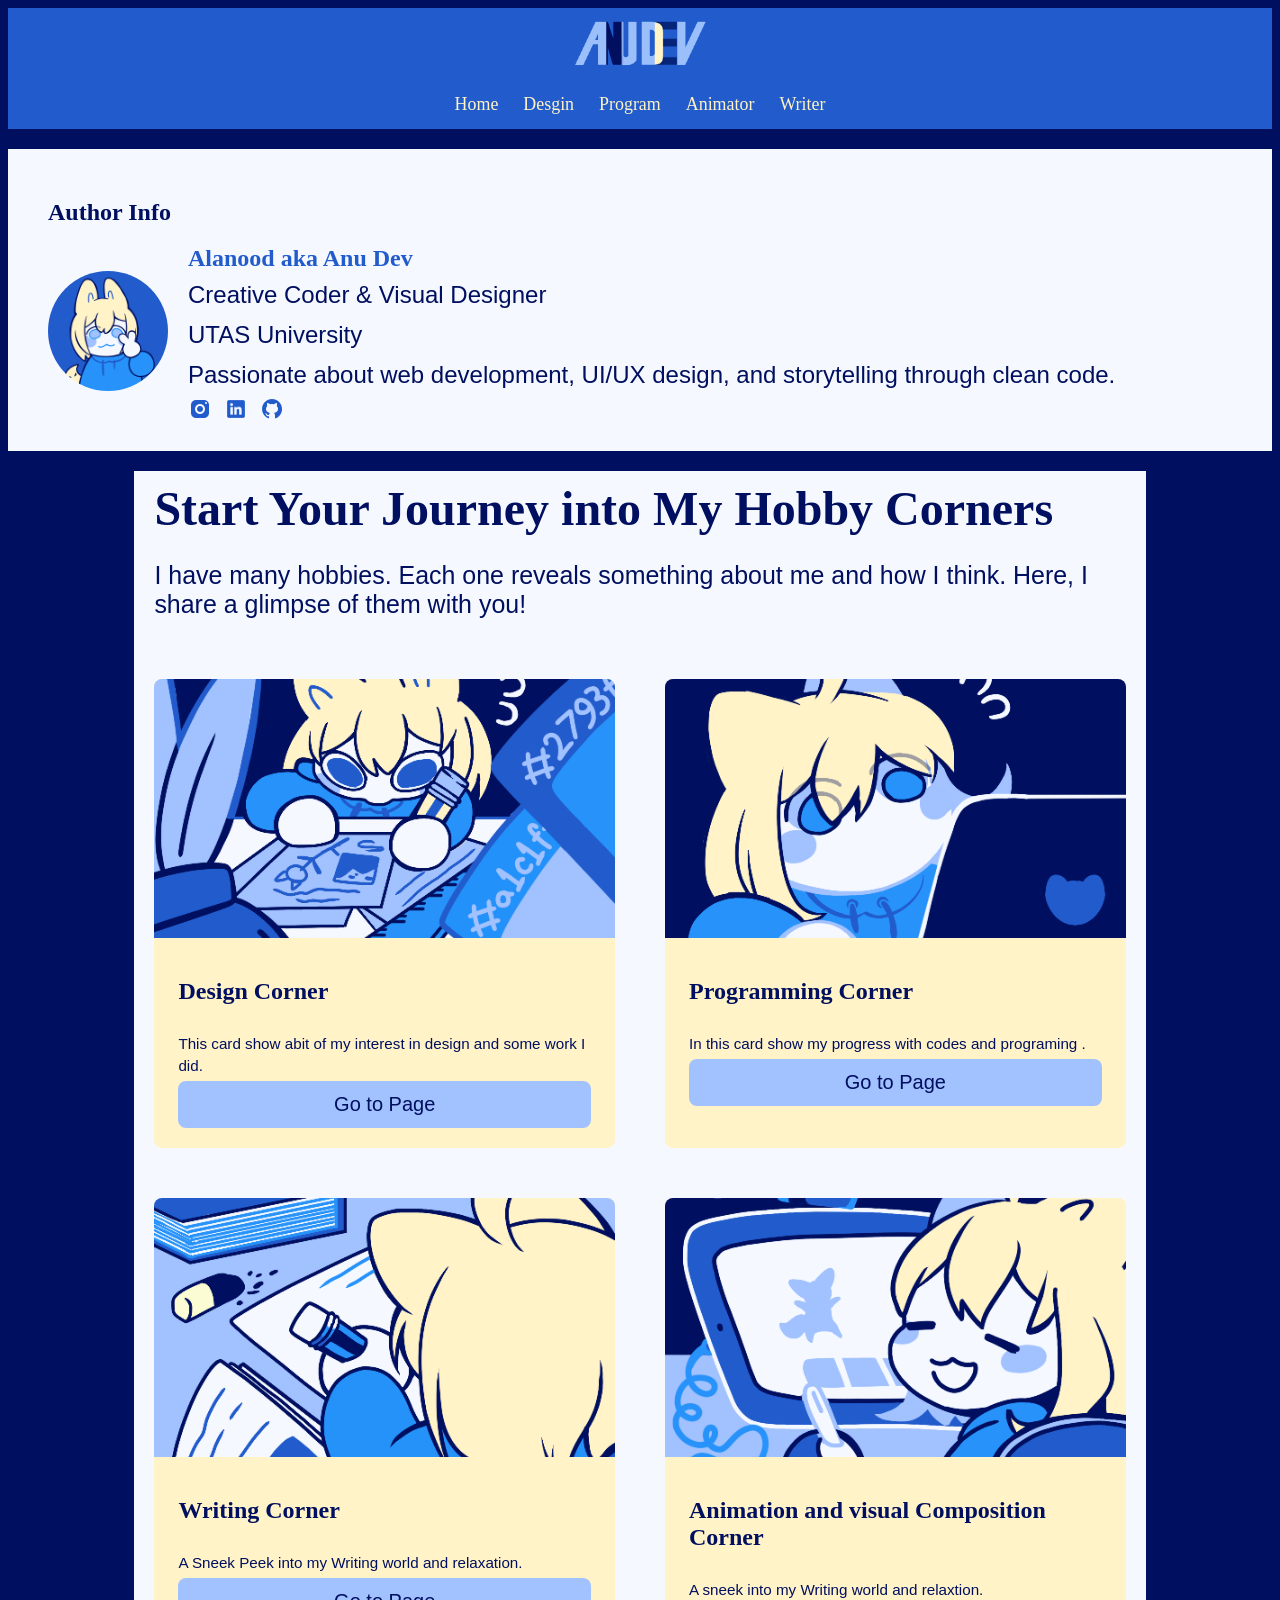
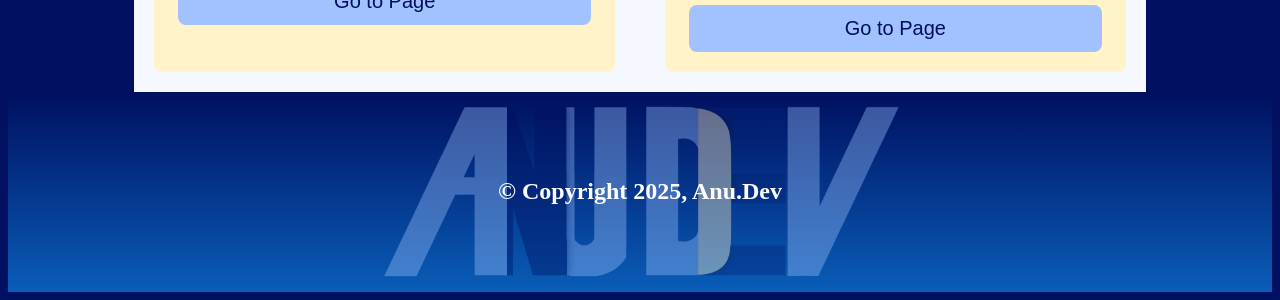
<file: index.html>
<!DOCTYPE html>
<html>
<head>
    <meta name="viewport" content="width=device-width, initial-scale=1.0">
    <title>Home </title>
    <link rel="stylesheet" href="style/HomeLayout.css">
    
</head>
<body>
    <!-- Menu -->
      <header class="headerBox navbar">
        <img src="image/Logo.png" alt="Site logo" class="logo"/>
    </header>
    <div class="menu navbar" > 
        <ul class="nav-links">
            <li><a href="index.html">Home</a></li>
            <li><a href="DeginCrdee.html">Desgin </a></li>
            <li><a href="programming card.html">Program </a></li>
            <li><a href="Animator card.html">Animator </a></li>
            <li><a href="Writer card.html">Writer </a></li>
        </ul>
    </div>

    <!-- personal section -->
<section class="author-section">
  <h2 class="section-heading">Author Info</h2>

  <div class="author-grid">
    <div class="author-avatar">
      <img src="image/Personal_Photo.png" alt="Author Avatar">
    </div>

    <div class="author-info">
      <h3 class="author-name">Alanood aka Anu Dev</h3>
      <p class="author-title">Creative Coder & Visual Designer</p> 
      <p class="author-company"> UTAS University</p>
      <p class="author-bio">
        Passionate about web development, UI/UX design, and storytelling through clean code.
      </p>
    <div class="social-sharing">
        <a href="https://www.instagram.com/i.blueanu.i"><img src="image/inst.png" alt="instagram" class="social-icon"></a>
        <a href="#"><img src="image/linkedin.png" alt="linkedin" class="social-icon"></a>
        <a href="https://github.com/Alnood-QG"><img src="image/github.png" alt="github" class="social-icon"></a>
      </div>
    </div>
  </div>
</section>

    <!-- content -->
    <div class="container">
        <div class="header  box">
            <h1>Start Your Journey into My Hobby Corners</h1>
            <p>I have many hobbies. Each one reveals something about me
              and how I think. Here, I share a glimpse of them with you!
            </p>
        </div> 

        
      
        <!-- content -->
        <div class="content box" >
            <div class="cardS">

            <!-- Design Card -->
            <article class="card">
              <img src="image/Designer.png" alt="draw Symbly Designer" class="card-img">
                <div class="card-body">
                    <h2>Design Corner</h2>
                    <p>This card show abit of my interest in design and some work I did.</p>
                  <button class="center-button" onclick="location.href='DeginCrdee.html'">
                      Go to Page
                    </button>
                </div>
            </article>

            <!-- Programming Card -->
            <article class="card">
              <img src="image/Dev.png" alt="Draw Symbly Developer" class="card-img">
                <div class="card-body">
                    <h2>Programming Corner</h2>
                    <p>In this card show my progress with codes and programing .</p>
                  <button class="center-button" onclick="location.href='programming card.html'">
                      Go to Page
                    </button>
                </div>
            </article>

            <!-- Writer Card -->
            <article class="card">
              <img src="image/Writing_.png" alt="Draw Symbly Writer" class="card-img">
                <div class="card-body">
                    <h2>Writing Corner</h2>
                    <p>A Sneek Peek into my Writing world and relaxation.</p>
                  <button class="center-button" onclick="location.href='Writer card.html'">
                      Go to Page
                    </button>
                </div>
            </article>

            <!-- Writer Card -->
            <article class="card">
              <img src="image/Animator_.png" alt="Draw Symbly Animator" class="card-img">
                <div class="card-body">
                    <h2>Animation and visual Composition Corner</h2>
                    <p>A sneek into my Writing world and relaxtion.</p>
                    <button class="center-button" onclick="location.href='Animator card.html'">
                      Go to Page
                    </button>
                </div>   
            </article>

          </div>   
        </div>
    </div>
    <!--Footer -->
    <div class="footer " > 
         <img class="imgFo" src="image/Logo.png" alt="logo" />
         <div class="footer-text">© Copyright 2025,  Anu.Dev</div>   
    </div>
    
</body>
</html>
</file>
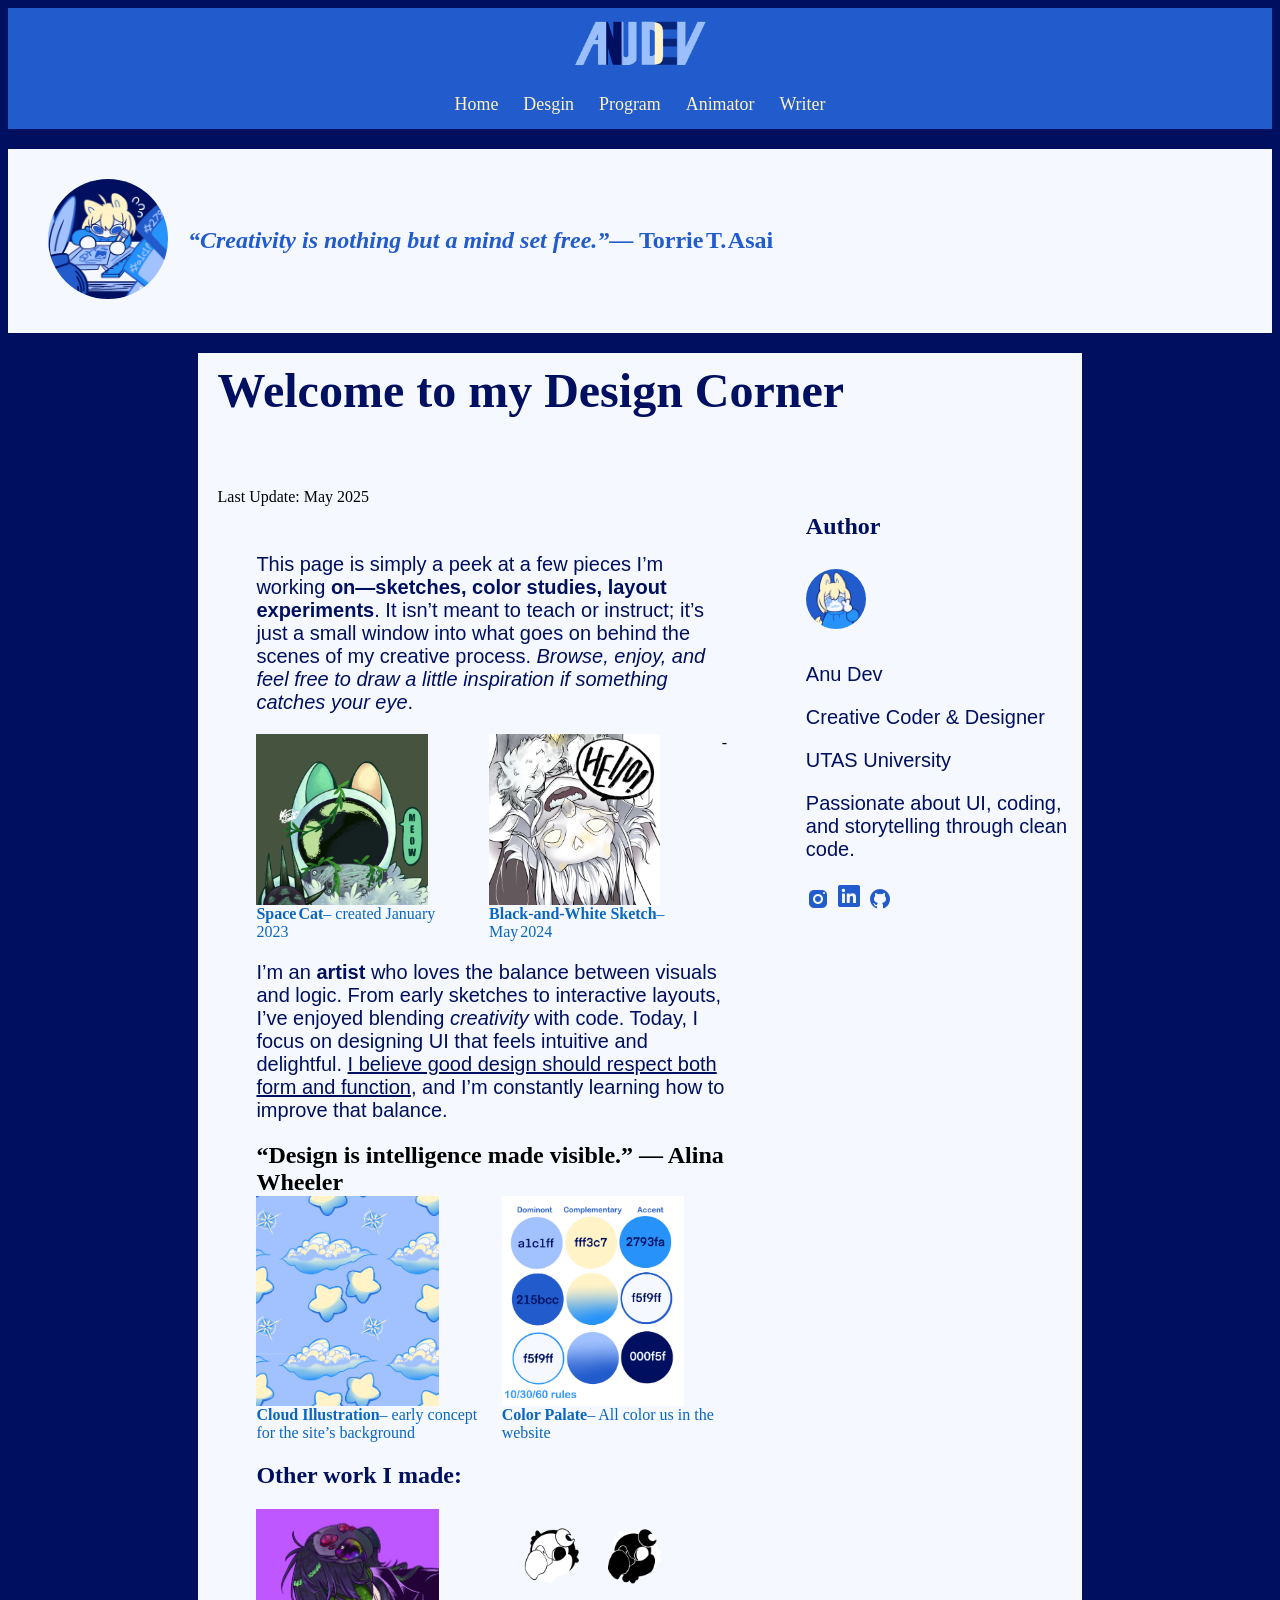
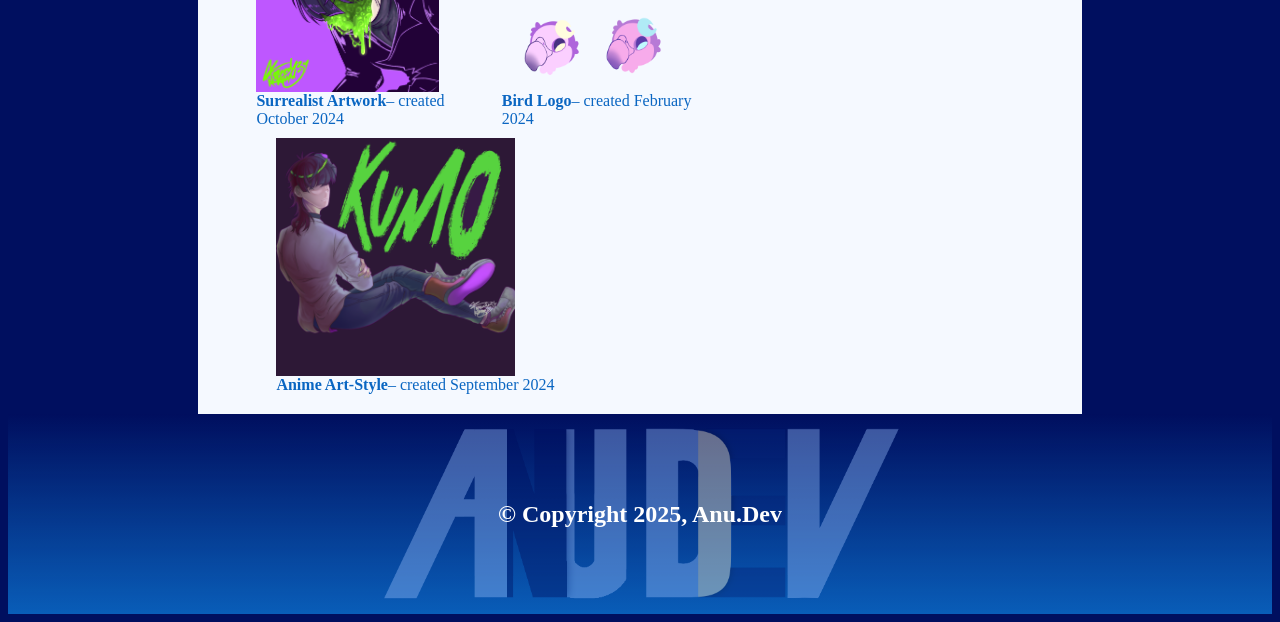
<file: DeginCrdee.html>
<!DOCTYPE html>
<html>
<head>
    <title>Design Card </title>
    <link rel="stylesheet" href="style/Bloglayout.css">
   
</head>
<body>
    <!-- Menu -->
      <header class="headerBox navbar">
        <img src="image/Logo.png" alt="Site logo" class="logo"/>
    </header>
    <div class="menu navbar" > 
        <ul class="nav-links">
            <li><a href="index.html">Home</a></li>
            <li><a href="DeginCrdee.html">Desgin </a></li>
            <li><a href="programming card.html">Program </a></li>
            <li><a href="Animator card.html">Animator </a></li>
            <li><a href="Writer card.html">Writer </a></li>
        </ul>
    </div>
   
    <!-- quote -->
    <section class="quote-section">
        <div class="quote-grid">
            <div class="quote-avatar">
            <img src="image/Designer.png" alt="Author Avatar">
            </div>
        <div class="quoteSet">
            <blockquote >
                    <em>“Creativity is nothing but a mind set free.”</em>— Torrie T. Asai
            </blockquote>
        </div>
        </div>
    </section>


    <!-- content -->
    <div class="container">
        <div class="header  box">
            <h1> Welcome to my Design Corner </h1>
        </div> 

        <!-- sidebar -->
        <div class="author-sidebar">
            <div class="sidebar-content">
                <h2>Author</h2>
                <img src="image/Personal_Photo.png" class="avatar" alt="Avatar">
                    <p class="name">Anu Dev </p>
                    <p class="title">Creative Coder & Designer</p>
                    <p class="company">UTAS University</p>
                    <p class="bio">Passionate about UI, coding, and storytelling through clean code.</p>
                <div class="social">
                    <a href="https://www.instagram.com/i.blueanu.i"><img src="image/inst.png" alt="instagram" class="icon"></a>
                    <a href="#"><img src="image/linkedin.png" alt="linkedin" class="icon"></a>
                    <a href="https://github.com/Alnood-QG"><img src="image/github.png" alt="github" class="icon"></a>
                </div>
            </div> 
        </div>

        <!--update box -->
        <div class="update box"  >
            Last Update: May 2025
        </div>
        <div class="content box" >
            
            <p>This page is simply a peek at a few pieces I’m working <strong>on—sketches, color studies, layout experiments</strong>.
                It isn’t meant to teach or instruct; it’s just a small window into what goes on behind the scenes of my
                creative process.<em> Browse, enjoy, and feel free to draw a little inspiration if something catches your eye</em>.
            </p>
        <div class="imgBox1" >
            <figure>
                <img class="imgHalf" src="image/SPC!.png" alt="Space Cat"/>
                <figcaption>
                    <strong>Space Cat</strong>– created January 2023 
                </figcaption>
            </figure>
            <figure>
            <img class="imgHalf" src="image/hi.png" alt="girl say hi" /> 
            <figcaption>
                    <strong>Black‑and‑White Sketch</strong>– May 2024
                </figcaption></figure>-
        </div>

            <p>I’m an <strong>artist</strong> who loves the balance between visuals and logic. 
            From early sketches to interactive layouts, I’ve enjoyed blending <em>creativity</em> with code. 
            Today, I focus on designing UI that feels intuitive and delightful. 
            <u>I believe good design should respect both form and function</u>, and I’m constantly learning how to improve that balance.
            </p>
            <blockquote>
            “Design is intelligence made visible.” — Alina Wheeler
            </blockquote>


            
        <div class="imgBox1" >
            <figure>
                <img class="imgHalf" src="image/cloude.png" alt="website bacgtound idea"/>
                
                <figcaption>
                    <strong>Cloud Illustration</strong>– early concept for the site’s background
                </figcaption>
            </figure>

            <figure>
            <img class="imgHalf" src="image/colorPalate.png" alt="color Palate of the site" /> 
            <figcaption>
                    <strong>Color Palate</strong>– All color us in the website
                </figcaption>
            </figure>
        </div>

           <h2> Other work I made:</h2>
        <div class="imgBox1" >
            <figure>
            <img class="imgHalf" src="image/Cube.png" alt="Surrealist artwork" />
            <figcaption>
                     <strong>Surrealist Artwork</strong>– created October 2024 
                </figcaption>
            </figure> 

            <figure>
            <img class="imgHalf" src="image/bird.png" alt="logo" /> 
            <figcaption>
                    <strong>Bird Logo</strong>– created February 2024 
                </figcaption> 
            </figure> 
        </div>

        <div class="imgBox" > 
            <figure>
            <img class="imgInBox" src="image/sir.png" alt="anime art-style "/>
            <figcaption>
                    <strong>Anime Art-Style</strong>– created September 2024 
                </figcaption>
            </figure> 
        </div>
        </div>
    </div>
    <!--Footer -->
    <div class="footer " > 
         <img class="imgFo" src="image/Logo.png" alt="logo" />
         <div class="footer-text">© Copyright 2025, Anu.Dev</div>   
    </div>
    
</body>
</html>
</file>
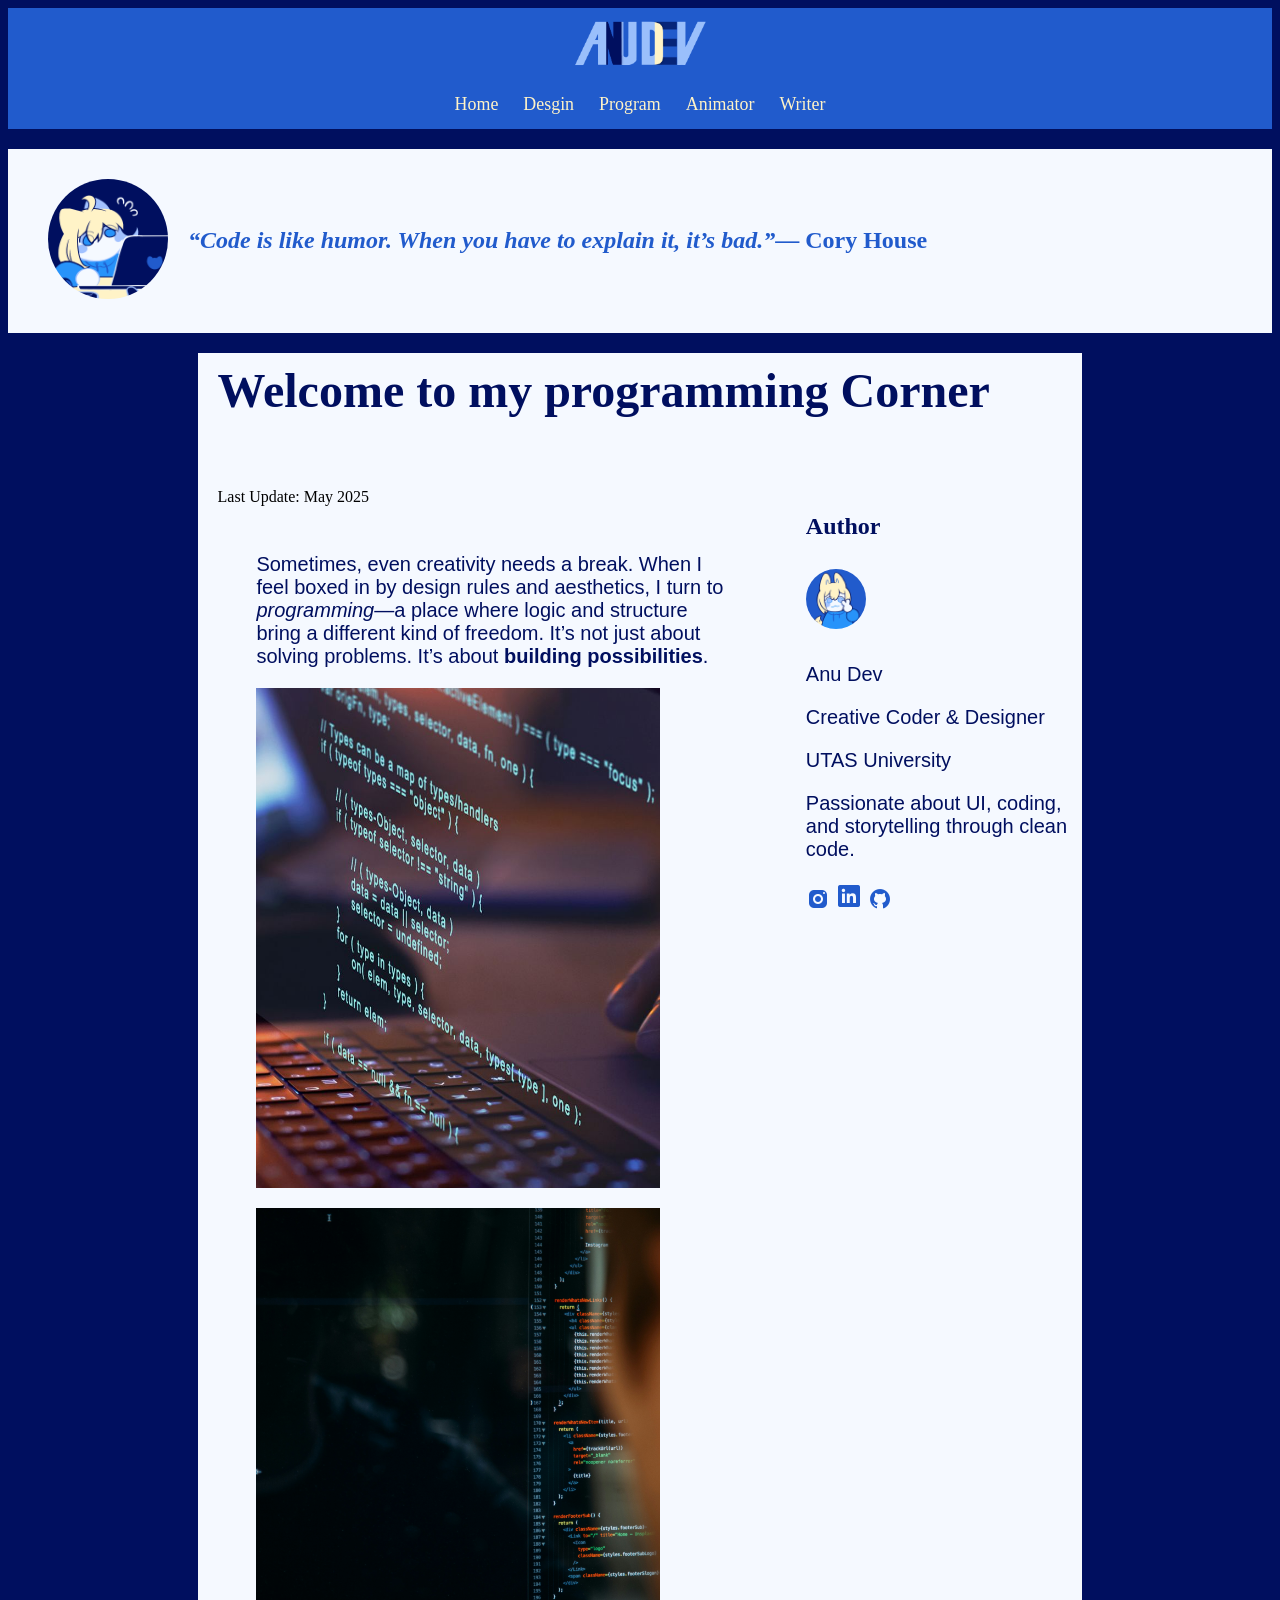
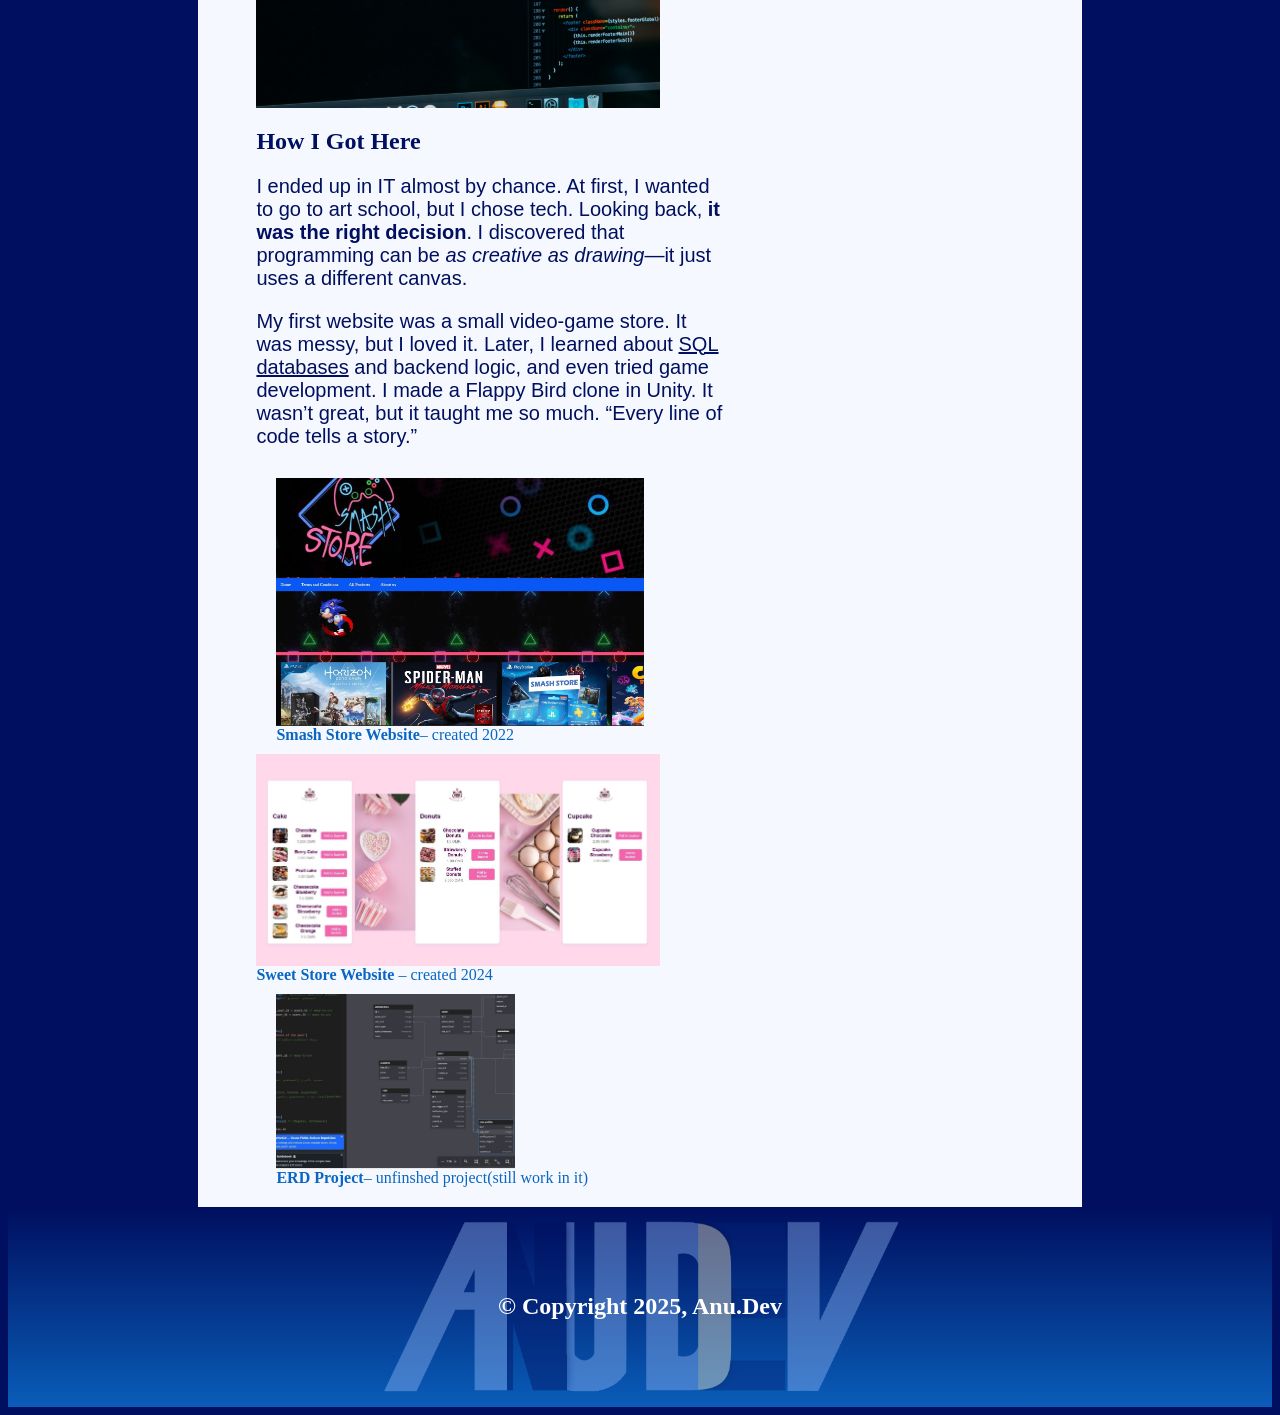
<file: programming card.html>
<!DOCTYPE html>
<html>
<head>
    <title>programming card </title>
    <link rel="stylesheet" href="style/Bloglayout.css">
    
</head>
<body>
    <!-- Menu -->
      <header class="headerBox navbar">
        <img src="image/Logo.png" alt="Site logo" class="logo"/>
    </header>
    <div class="menu navbar" > 
        <ul class="nav-links">
            <li><a href="index.html">Home</a></li>
            <li><a href="DeginCrdee.html">Desgin </a></li>
            <li><a href="programming card.html">Program </a></li>
            <li><a href="Animator card.html">Animator </a></li>
            <li><a href="Writer card.html">Writer </a></li>
        </ul>
    </div>

    <!-- quote -->
    <section class="quote-section">
        <div class="quote-grid">
            <div class="quote-avatar">
            <img src="image/Dev.png" alt="Banner">
            </div>
        <div class="quoteSet">
            <blockquote>
                    <em>“Code is like humor. When you have to explain it, it’s bad.”</em>— Cory House
            </blockquote>
        </div>
        </div>
    </section>

    <!-- content -->
    <div class="container">
        <div class="header  box">
            <h1> Welcome to my programming Corner </h1>
        </div> 

         <!-- sidebar -->
        <div class="author-sidebar">
            <div class="sidebar-content">
                <h2>Author</h2>
                <img src="image/Personal_Photo.png" class="avatar" alt="Avatar">
                    <p class="name">Anu Dev</p>
                    <p class="title">Creative Coder & Designer</p>
                    <p class="company">UTAS University</p>
                    <p class="bio">Passionate about UI, coding, and storytelling through clean code.</p>
                <div class="social">
                    <a href="https://www.instagram.com/i.blueanu.i"><img src="image/inst.png" alt="instagram" class="icon"></a>
                    <a href="#"><img src="image/linkedin.png" alt="linkedin" class="icon"></a>
                    <a href="https://github.com/Alnood-QG"><img src="image/github.png" alt="github" class="icon"></a>
                </div>
            </div> 
        </div>

        <!--update box -->
        <div class="update box" >
            Last Update: May 2025
        </div>
        <div class="content box" >
            <p>Sometimes, even creativity needs a break. When I feel boxed in by design rules and aesthetics,
            I turn to <em>programming</em>—a place where logic and structure bring a different kind of freedom.
            It’s not just about solving problems. It’s about <strong>building possibilities</strong>.</p>

            <div class="imgBox1" >
                    <img class="imgHalf" src="image/show0ff.jpg" alt="image from websites" />
                    <img class="imgHalf" src="image/devLife.jpg" alt="image from websites"/> 
            </div>

            <h2><strong>How I Got Here</strong></h2>
            <p>I ended up in IT almost by chance. At first, I wanted to go to art school,
            but I chose tech. Looking back, <strong>it was the right decision</strong>.
            I discovered that programming can be <em>as creative as drawing</em>—it just uses a different canvas.
            </p>
            <p> My first website was a small video-game store. It was messy, but I loved it.
            Later, I learned about <u>SQL databases</u> and backend logic, and even tried game development.
            I made a Flappy Bird clone in Unity. It wasn’t great, but it taught me so much.
            <q>Every line of code tells a story.</q>
            </p>

        <div class="imgBox" >
            <figure>
                <img class="imgHalf" src="image/gameSite.jpg" alt="Smash Store Website" />
                <figcaption>
                    <strong>Smash Store Website</strong>– created 2022 
                </figcaption>
            </figure>
        </div>
        
        <div>
            <figure>
                <img class="imgHalf" src="image/sweet Store.jpg" alt="Sweet Store Website" />
                <figcaption>
                    <strong>Sweet Store Website</strong> – created 2024
                </figcaption> 
            </figure>  
        </div>

        <div class="imgBox" >
            <figure>
                <img class="imgInBox" src="image/SQlproject.jpg" alt="ERD of my project"/>
                <figcaption>
                    <strong>ERD Project</strong>– unfinshed project(still work in it)
                </figcaption>
            </figure>  
            
        </div>
        </div>
    </div>
    <!--Footer -->
    <div class="footer " > 
         <img class="imgFo" src="image/Logo.png" alt="logo" />
         <div class="footer-text">© Copyright 2025,  Anu.Dev</div>   
    </div>
    
</body>
</html>
</file>
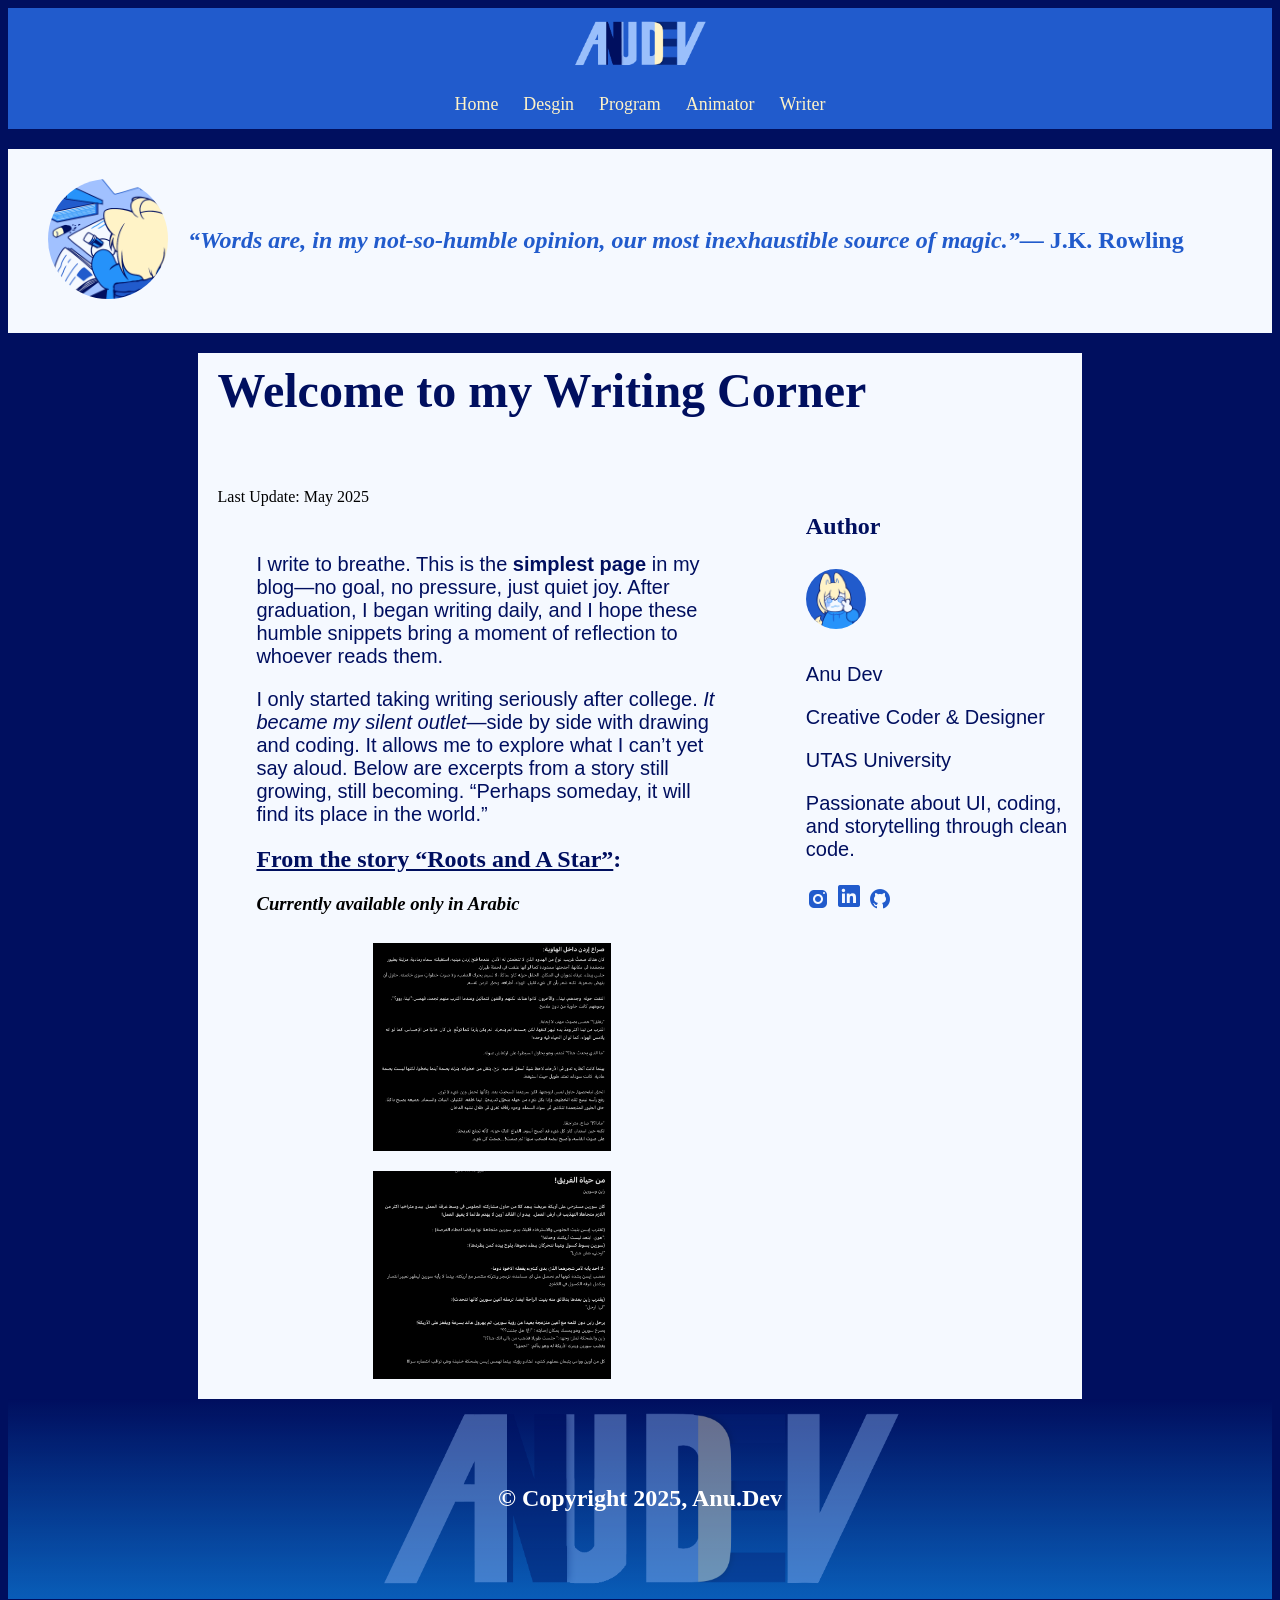
<file: Writer card.html>
<!DOCTYPE html>
<html>
<head>
    <title>Writer card</title>
    <link rel="stylesheet" href="style/Bloglayout.css">
    
</head>
<body>
    <!-- Menu -->
     <header class="headerBox navbar">
        <img src="image/Logo.png" alt="Site logo" class="logo"/>
    </header>
    <div class="menu navbar" > 
        <ul class="nav-links">
            <li><a href="index.html">Home</a></li>
            <li><a href="DeginCrdee.html">Desgin </a></li>
            <li><a href="programming card.html">Program </a></li>
            <li><a href="Animator card.html">Animator </a></li>
            <li><a href="Writer card.html">Writer </a></li>
        </ul>
    </div>

    <!-- quote -->
    <section class="quote-section">
        <div class="quote-grid">
            <div class="quote-avatar">
            <img src="image/Writing_.png" alt="Banner">
            </div>
        <div class="quoteSet">
            <blockquote>
                   <em>“Words are, in my not‑so‑humble opinion, our most inexhaustible source of magic.”</em>— J.K. Rowling
            </blockquote>
        </div>
        </div>
    </section>

    <!-- content -->
    <div class="container">
        <div class="header  box">
            <h1> Welcome to my Writing Corner </h1>
        </div> 

         <!-- sidebar -->
        <div class="author-sidebar">
            <div class="sidebar-content">
                <h2>Author</h2>
                <img src="image/Personal_Photo.png" class="avatar" alt="Avatar">
                    <p class="name">Anu Dev</p>
                    <p class="title">Creative Coder & Designer</p>
                    <p class="company">UTAS University</p>
                    <p class="bio">Passionate about UI, coding, and storytelling through clean code.</p>
                <div class="social">
                    <a href="https://www.instagram.com/i.blueanu.i"><img src="image/inst.png" alt="instagram" class="icon"></a>
                    <a href="#"><img src="image/linkedin.png" alt="linkedin" class="icon"></a>
                    <a href="https://github.com/Alnood-QG"><img src="image/github.png" alt="github" class="icon"></a>
                </div>
            </div> 
        </div>

        <!--update box -->
        <div class="update box" >
            Last Update: May 2025
        </div>

        <!-- content -->
        <div class="content box" >
            <p> I write to breathe. This is the <strong>simplest page</strong> in my blog—no goal, no pressure, 
                just quiet joy. After graduation, I began writing daily, and I hope these humble snippets bring a
                 moment of reflection to whoever reads them.
            </p>
            <p>I only started taking writing seriously after college. <em>It became my silent outlet</em>—side 
            by side with drawing and coding. It allows me to explore what I can’t yet say aloud. Below are excerpts from a story still growing, still becoming. 
            <q>Perhaps someday, it will find its place in the world.</q>
            </p>

            <h2><u>From the story “Roots and A Star”</u>:</h2>
            <h3><em>Currently available only in Arabic</em></h3>

        <div class="imgBox" >
            <img class="imgInBox" src="image/The Darknees.jpeg" alt="some of my writing"/>   
        </div>
        <div class="imgBox" >  
            <img class="imgInBox" src="image/team.jpeg" alt="some of my writing"/>
        </div>
        </div>
    </div>
    <!--Footer -->
    <div class="footer " > 
         <img class="imgFo" src="image/Logo.png" alt="logo" />
         <div class="footer-text">© Copyright 2025, Anu.Dev</div>   
    </div>
    
</body>
</html>
</file>
<file: style/HomeLayout.css>
@import url("header.css");
@import url("home.css");
 @import url("responsive.css");
@import url("footer.css");

      .container {
            display: grid;
            background-color: #f5f9ff;
            grid-template-columns: 1fr 1fr;  
            grid-template-rows: auto; 
            margin: 0 10%;  
            grid-gap: 5px;
            grid-template-areas:
                "we we"
                "main main";
        }

      /* boc to hold Grid object */
        .box {
            background: #f5f9ff;
            padding: 10px 20px;
            min-width: 0;   
            overflow-wrap: break-word;
            box-sizing: border-box;
        }
        .meBox{
            background:  #f5f9ff;
        }
        .header{
            grid-area: we;

        }
        .update{
        
            grid-area: hd;
        }
        
        .content {
            grid-area: main;
            padding: 20px;
            overflow: hidden;
        }
</file>
<file: style/Bloglayout.css>
@import url("header.css");
@import url("footer.css");   
@import url("core.css");
@import url("responsive.css");  
 

        .container{
          display:grid;
          background-color: #f5f9ff;
          grid-template-columns: 1fr 1fr 1fr;  
          grid-template-rows: 120px 40px auto;
          margin:0 15%;                   
          grid-gap:5px;
          grid-template-areas:
            "we  we we"
            "hd  hd si"
             "main main si";      
        }
        
        .author-sidebar {
          top: 20px;

          grid-area: si;
          padding: 15px;
          position: sticky;
          align-self: start;
          background-color: #f5f9ff;
          border-radius: 10px;
        }
         .avatar {
            width: 60px;
            border-radius: 50%;
            margin: 10px 0;
           }

        /* container is content */
        .box{
            background: #f5f9ff;
            padding: 10px 20px; 
            
        }
        .meBox{
            /*width: 250px;*/
            background:  #f5f9ff;
        }
        .header{
            grid-area: we;

        }
        .update{
         /*row start/clumn start/row end/colum end*/
            grid-area: hd;
        }
        .content{
            grid-area: main;
            padding: 10px 10%;
        }
       
        /*Text Settings */
        h1{
            font-size:clamp(2rem,5vw,3rem); 
            font-weight:700;
            margin:0 0 24px;
            color: #000f5f;
        }
        h2{
            font-family: Georgia, 'Times New Roman', Times, serif;
            color: #000f5f;
        }
        p{
            font-size: 1.25rem;
            font-family:"Inter",sans-serif;
            color: #000f5f;  
        }
</file>
